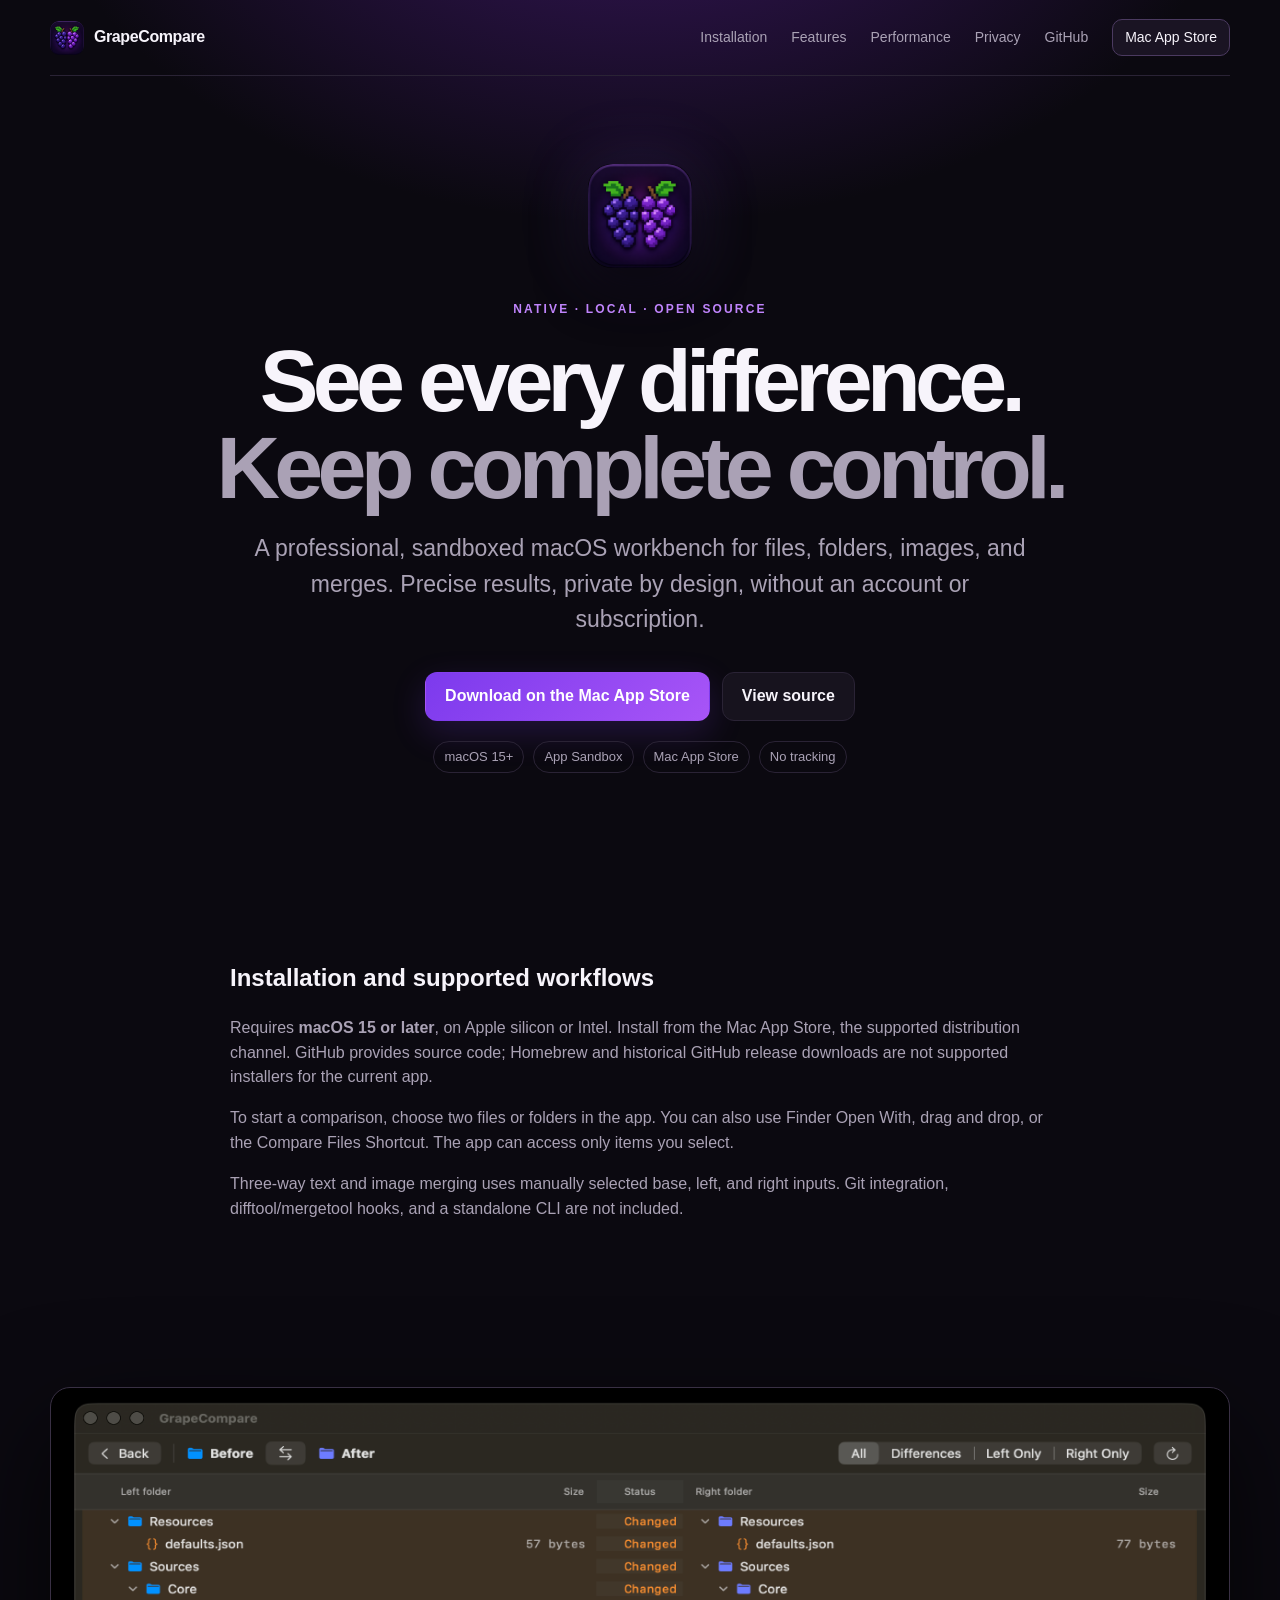
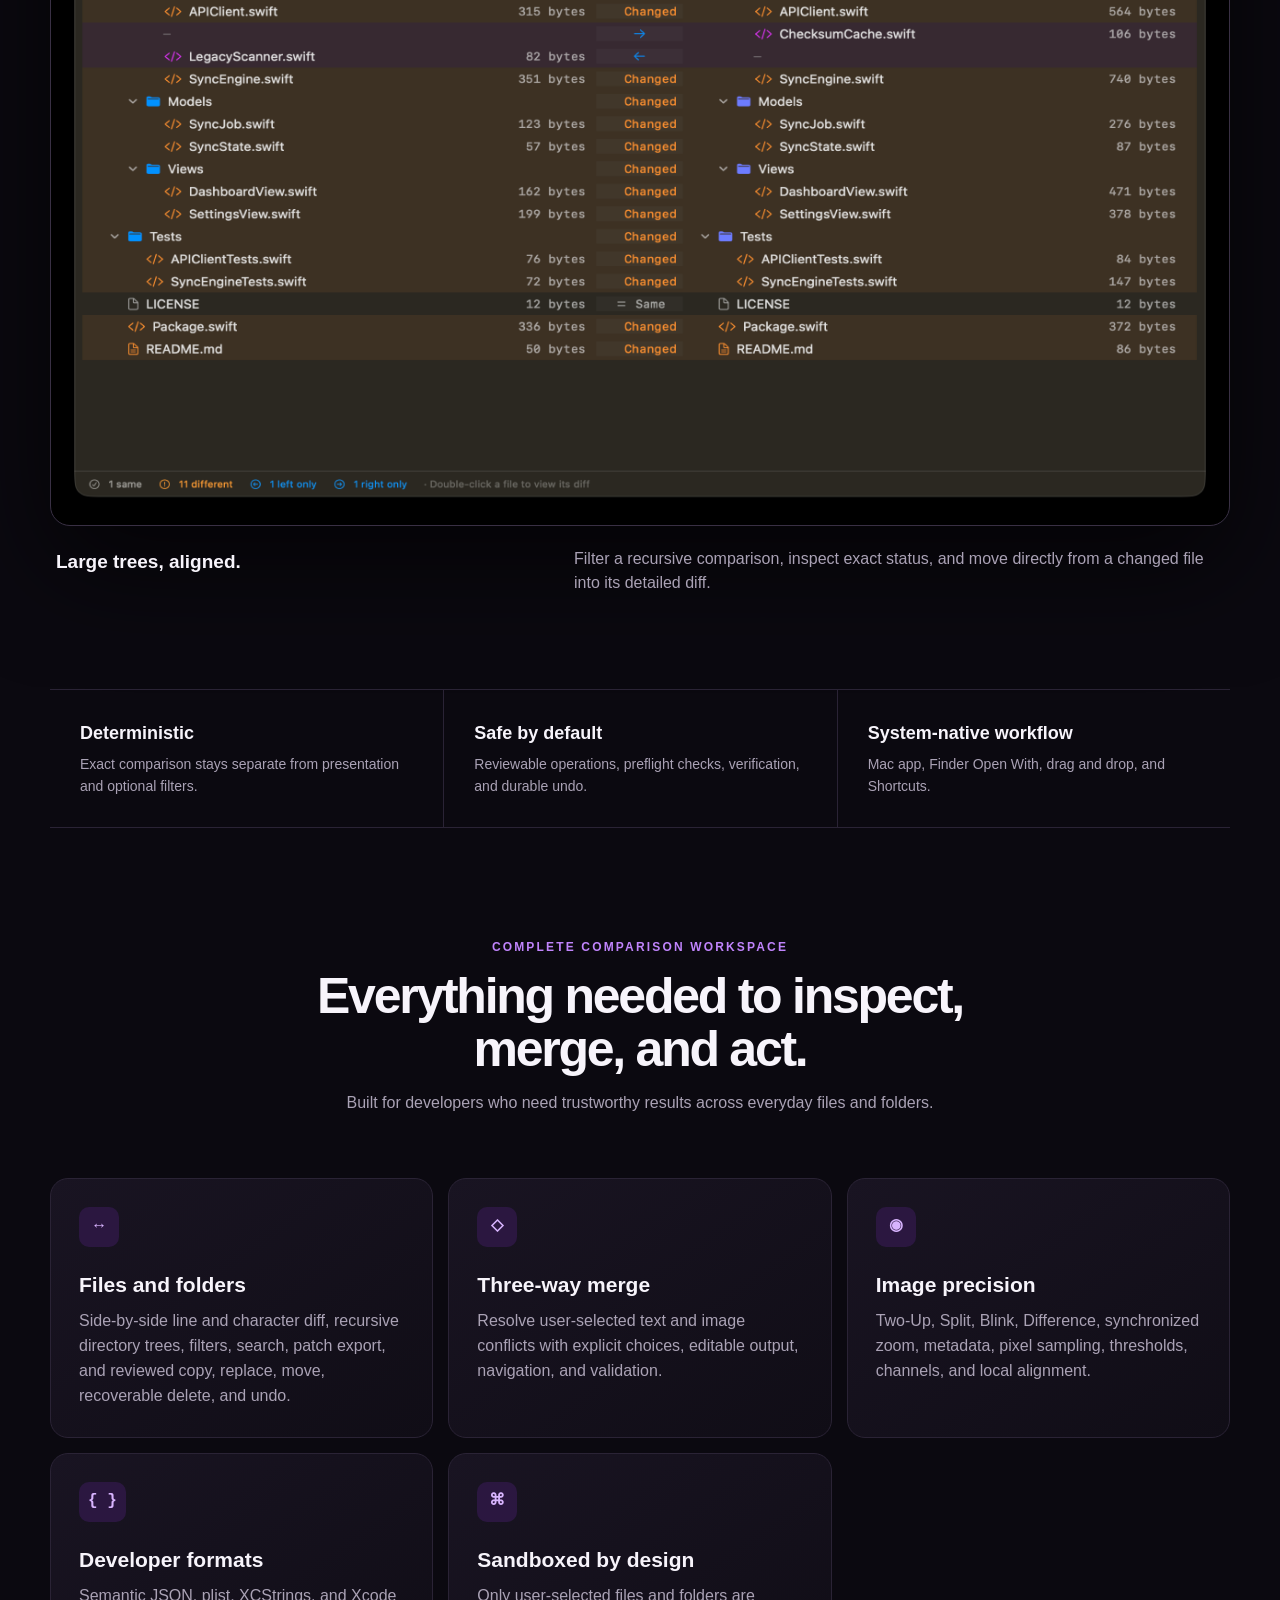
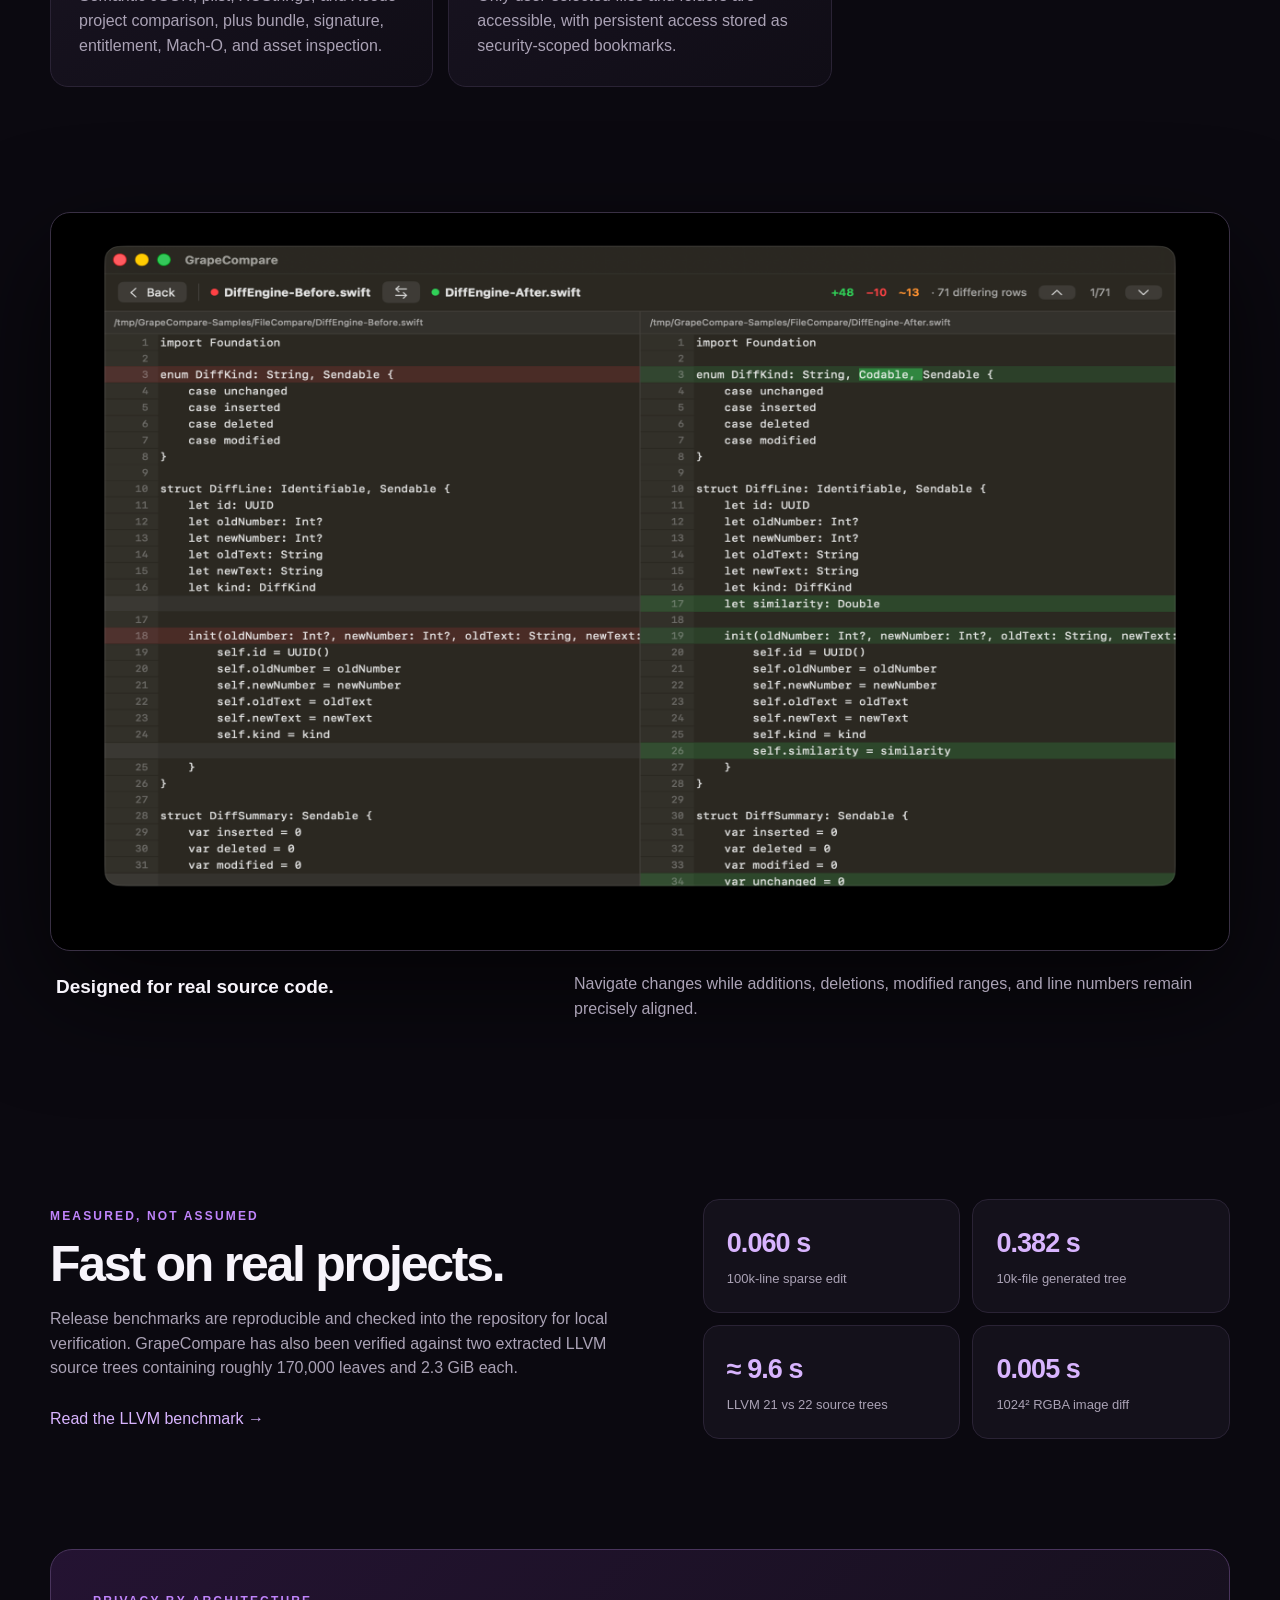
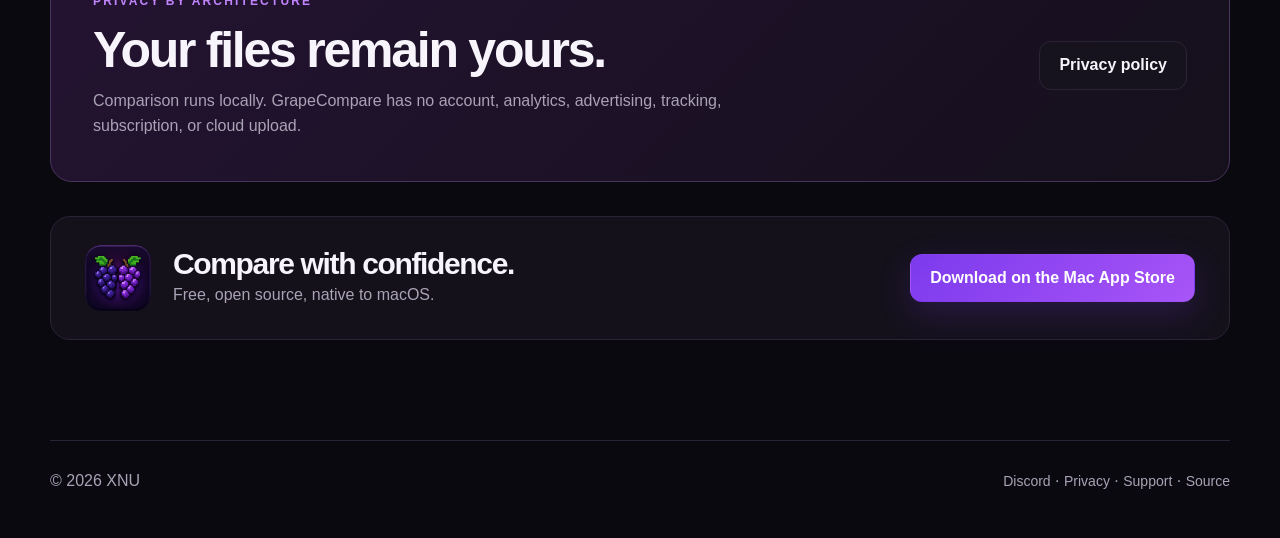
<file: docs/index.html>
<!doctype html>
<html lang="en">
<head>
  <meta charset="utf-8">
  <meta name="viewport" content="width=device-width,initial-scale=1">
  <meta name="description" content="GrapeCompare is a private, sandboxed Mac App Store comparison app for files, folders, images, and merges.">
  <meta name="theme-color" content="#100d18">
  <meta property="og:title" content="GrapeCompare — Professional comparison for macOS">
  <meta property="og:description" content="Compare files, folders, images, and merges locally in the macOS App Sandbox.">
  <meta property="og:image" content="https://xnu.app/grapecompare/assets/app-icon.png">
  <title>GrapeCompare — Professional comparison for macOS</title>
  <link rel="icon" href="assets/app-icon.png">
  <link rel="apple-touch-icon" href="assets/app-icon.png">
  <link rel="stylesheet" href="style.css">
</head>
<body>
  <nav class="nav wrap" aria-label="Main navigation">
    <a class="brand" href="./"><img src="assets/app-icon.png" alt="">GrapeCompare</a>
    <div class="nav-links">
      <a href="#installation">Installation</a>
      <a href="#features">Features</a>
      <a href="#performance">Performance</a>
      <a href="privacy/">Privacy</a>
      <a href="https://github.com/everettjf/grapecompare">GitHub</a>
      <a class="nav-download" href="https://apps.apple.com/us/app/grapecompare/id6796778424?mt=12" target="_blank" rel="noopener noreferrer">Mac App Store</a>
    </div>
  </nav>

  <main>
    <section class="hero wrap">
      <div class="hero-icon"><img src="assets/app-icon.png" alt="GrapeCompare pixel-art grape icon"></div>
      <div class="eyebrow">Native · Local · Open source</div>
      <h1>See every difference.<br><span>Keep complete control.</span></h1>
      <p class="lead">A professional, sandboxed macOS workbench for files, folders, images, and merges. Precise results, private by design, without an account or subscription.</p>
      <div class="actions">
        <a class="button primary" href="https://apps.apple.com/us/app/grapecompare/id6796778424?mt=12" target="_blank" rel="noopener noreferrer">Download on the Mac App Store</a>
        <a class="button" href="https://github.com/everettjf/grapecompare">View source</a>
      </div>
      <div class="trust"><span>macOS 15+</span><span>App Sandbox</span><span>Mac App Store</span><span>No tracking</span></div>
    </section>

    <section id="installation" class="policy wrap">
      <h2>Installation and supported workflows</h2>
      <p>Requires <strong>macOS 15 or later</strong>, on Apple silicon or Intel. Install from the <a href="https://apps.apple.com/us/app/grapecompare/id6796778424?mt=12" target="_blank" rel="noopener noreferrer">Mac App Store</a>, the supported distribution channel. GitHub provides source code; Homebrew and historical GitHub release downloads are not supported installers for the current app.</p>
      <p>To start a comparison, choose two files or folders in the app. You can also use Finder Open With, drag and drop, or the Compare Files Shortcut. The app can access only items you select.</p>
      <p>Three-way text and image merging uses manually selected base, left, and right inputs. Git integration, difftool/mergetool hooks, and a standalone CLI are not included.</p>
    </section>

    <section class="showcase wrap">
      <div class="window"><img src="assets/folder-diff.png" alt="GrapeCompare showing an aligned project folder comparison"></div>
      <div class="caption"><strong>Large trees, aligned.</strong><span>Filter a recursive comparison, inspect exact status, and move directly from a changed file into its detailed diff.</span></div>
    </section>

    <section class="proof wrap" aria-label="Product principles">
      <div><strong>Deterministic</strong><span>Exact comparison stays separate from presentation and optional filters.</span></div>
      <div><strong>Safe by default</strong><span>Reviewable operations, preflight checks, verification, and durable undo.</span></div>
      <div><strong>System-native workflow</strong><span>Mac app, Finder Open With, drag and drop, and Shortcuts.</span></div>
    </section>

    <section id="features" class="section-heading wrap">
      <div class="eyebrow">Complete comparison workspace</div>
      <h2>Everything needed to inspect, merge, and act.</h2>
      <p>Built for developers who need trustworthy results across everyday files and folders.</p>
    </section>

    <section class="features wrap">
      <article><span class="feature-icon">↔</span><h3>Files and folders</h3><p>Side-by-side line and character diff, recursive directory trees, filters, search, patch export, and reviewed copy, replace, move, recoverable delete, and undo.</p></article>
      <article><span class="feature-icon">◇</span><h3>Three-way merge</h3><p>Resolve user-selected text and image conflicts with explicit choices, editable output, navigation, and validation.</p></article>
      <article><span class="feature-icon">◉</span><h3>Image precision</h3><p>Two-Up, Split, Blink, Difference, synchronized zoom, metadata, pixel sampling, thresholds, channels, and local alignment.</p></article>
      <article><span class="feature-icon">{ }</span><h3>Developer formats</h3><p>Semantic JSON, plist, XCStrings, and Xcode project comparison, plus bundle, signature, entitlement, Mach-O, and asset inspection.</p></article>
      <article><span class="feature-icon">⌘</span><h3>Sandboxed by design</h3><p>Only user-selected files and folders are accessible, with persistent access stored as security-scoped bookmarks.</p></article>
    </section>

    <section class="showcase second wrap">
      <div class="window"><img src="assets/file-diff.png" alt="GrapeCompare showing a side-by-side Swift source comparison"></div>
      <div class="caption"><strong>Designed for real source code.</strong><span>Navigate changes while additions, deletions, modified ranges, and line numbers remain precisely aligned.</span></div>
    </section>

    <section id="performance" class="performance wrap">
      <div>
        <div class="eyebrow">Measured, not assumed</div>
        <h2>Fast on real projects.</h2>
        <p>Release benchmarks are reproducible and checked into the repository for local verification. GrapeCompare has also been verified against two extracted LLVM source trees containing roughly 170,000 leaves and 2.3 GiB each.</p>
        <a href="https://github.com/everettjf/grapecompare/blob/main/docs/llvm-real-world-benchmark.md">Read the LLVM benchmark →</a>
      </div>
      <dl>
        <div><dt>0.060 s</dt><dd>100k-line sparse edit</dd></div>
        <div><dt>0.382 s</dt><dd>10k-file generated tree</dd></div>
        <div><dt>≈ 9.6 s</dt><dd>LLVM 21 vs 22 source trees</dd></div>
        <div><dt>0.005 s</dt><dd>1024² RGBA image diff</dd></div>
      </dl>
    </section>

    <section class="privacy-callout wrap">
      <div><div class="eyebrow">Privacy by architecture</div><h2>Your files remain yours.</h2><p>Comparison runs locally. GrapeCompare has no account, analytics, advertising, tracking, subscription, or cloud upload.</p></div>
      <a class="button" href="privacy/">Privacy policy</a>
    </section>

    <section class="final-cta wrap">
      <img src="assets/app-icon.png" alt="">
      <div><h2>Compare with confidence.</h2><p>Free, open source, native to macOS.</p></div>
      <a class="button primary" href="https://apps.apple.com/us/app/grapecompare/id6796778424?mt=12" target="_blank" rel="noopener noreferrer">Download on the Mac App Store</a>
    </section>
  </main>

  <footer class="wrap"><span>© 2026 XNU</span><span><a href="https://discord.gg/eGzEaP6TzR" target="_blank" rel="noopener noreferrer">Discord</a> · <a href="privacy/">Privacy</a> · <a href="support.html">Support</a> · <a href="https://github.com/everettjf/grapecompare">Source</a></span></footer>
</body>
</html>
</file>
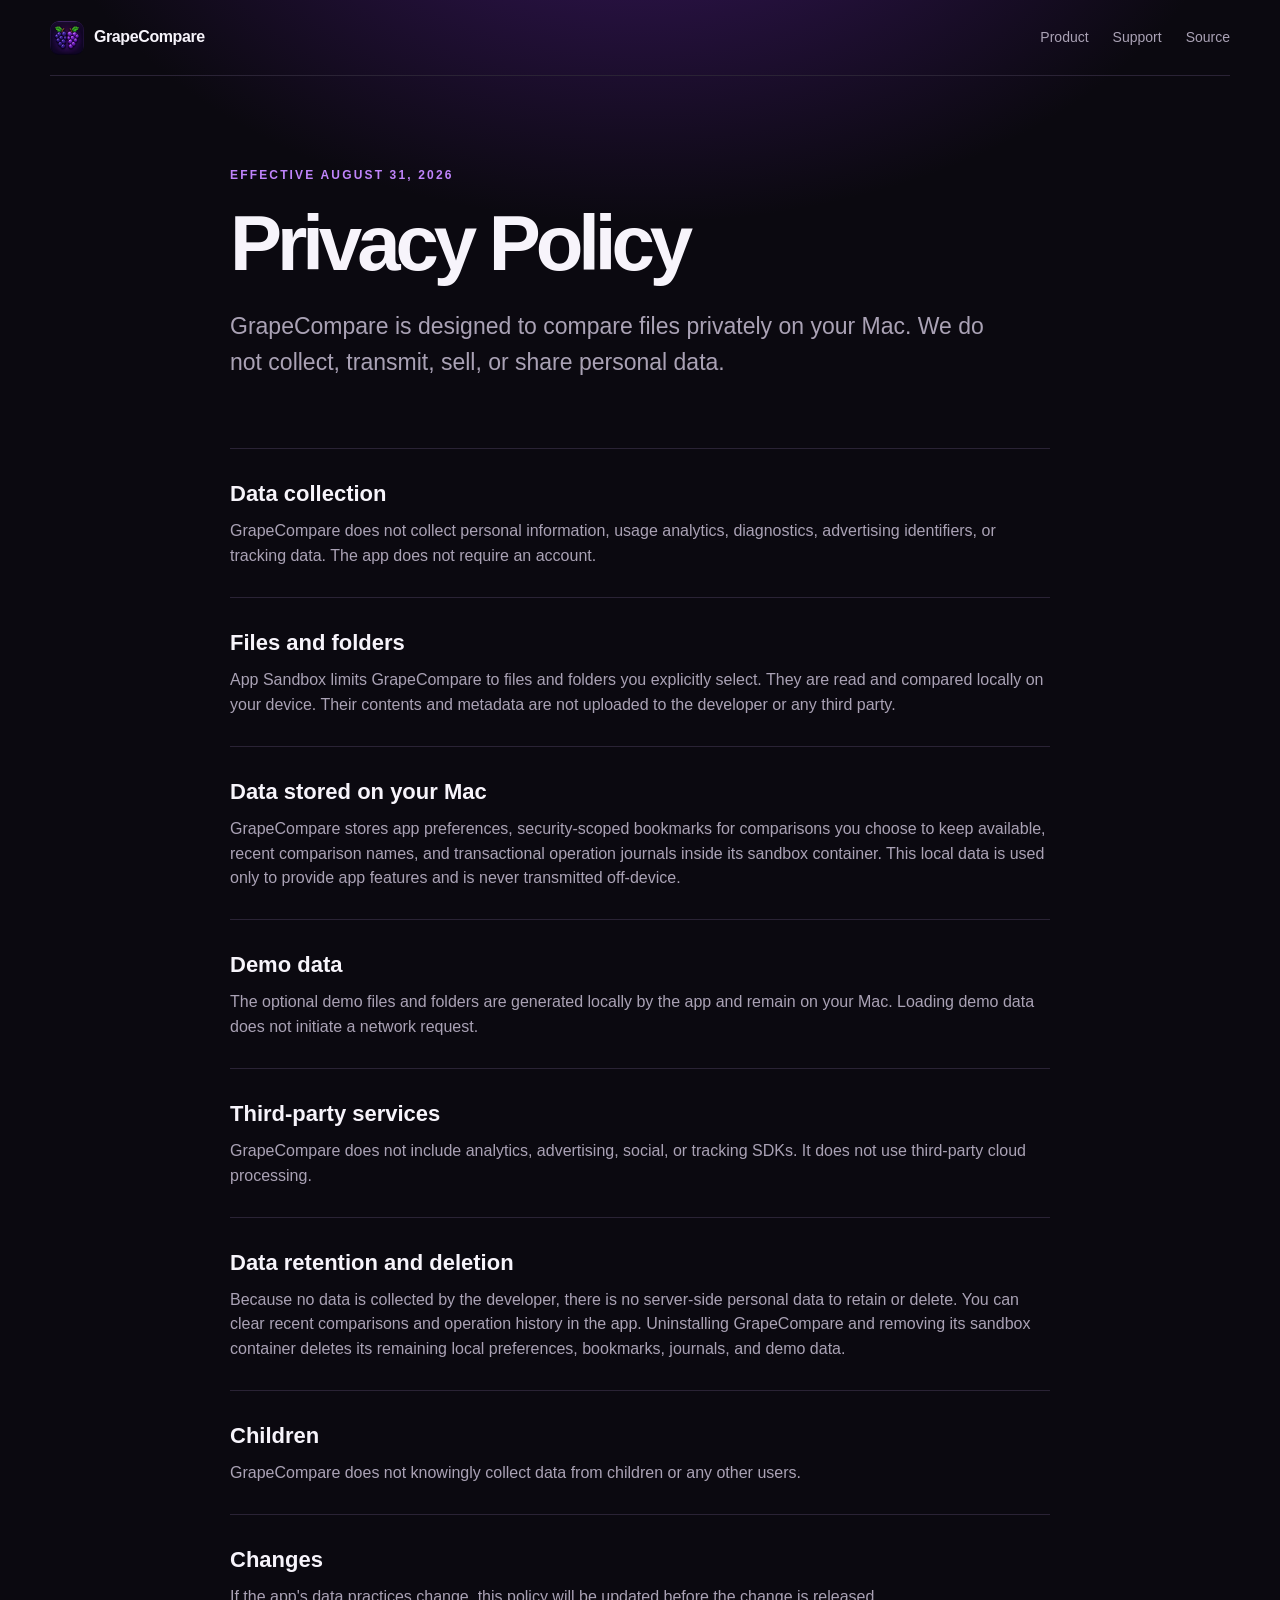
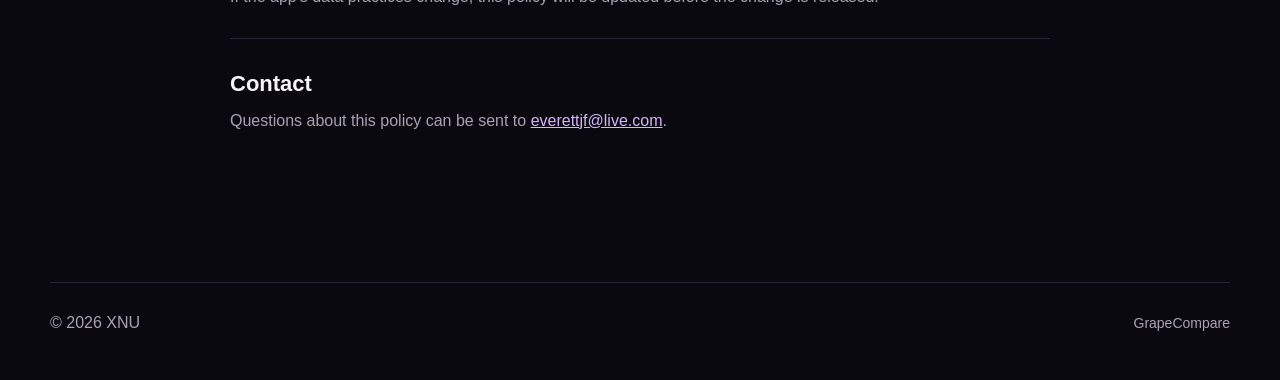
<file: docs/privacy/index.html>
<!doctype html>
<html lang="en">
<head>
  <meta charset="utf-8">
  <meta name="viewport" content="width=device-width,initial-scale=1">
  <meta name="description" content="Privacy policy for GrapeCompare for macOS.">
  <title>Privacy Policy — GrapeCompare</title>
  <link rel="canonical" href="https://xnu.app/grapecompare/privacy/">
  <link rel="stylesheet" href="../style.css">
</head>
<body>
  <nav class="nav wrap"><a class="brand" href="../"><img src="../assets/app-icon.png" alt="">GrapeCompare</a><div class="nav-links"><a href="../">Product</a><a href="../support.html">Support</a><a href="https://github.com/everettjf/grapecompare">Source</a></div></nav>
  <main class="policy wrap">
    <div class="eyebrow">Effective August 31, 2026</div>
    <h1>Privacy Policy</h1>
    <p class="lead">GrapeCompare is designed to compare files privately on your Mac. We do not collect, transmit, sell, or share personal data.</p>

    <section><h2>Data collection</h2><p>GrapeCompare does not collect personal information, usage analytics, diagnostics, advertising identifiers, or tracking data. The app does not require an account.</p></section>
    <section><h2>Files and folders</h2><p>App Sandbox limits GrapeCompare to files and folders you explicitly select. They are read and compared locally on your device. Their contents and metadata are not uploaded to the developer or any third party.</p></section>
    <section><h2>Data stored on your Mac</h2><p>GrapeCompare stores app preferences, security-scoped bookmarks for comparisons you choose to keep available, recent comparison names, and transactional operation journals inside its sandbox container. This local data is used only to provide app features and is never transmitted off-device.</p></section>
    <section><h2>Demo data</h2><p>The optional demo files and folders are generated locally by the app and remain on your Mac. Loading demo data does not initiate a network request.</p></section>
    <section><h2>Third-party services</h2><p>GrapeCompare does not include analytics, advertising, social, or tracking SDKs. It does not use third-party cloud processing.</p></section>
    <section><h2>Data retention and deletion</h2><p>Because no data is collected by the developer, there is no server-side personal data to retain or delete. You can clear recent comparisons and operation history in the app. Uninstalling GrapeCompare and removing its sandbox container deletes its remaining local preferences, bookmarks, journals, and demo data.</p></section>
    <section><h2>Children</h2><p>GrapeCompare does not knowingly collect data from children or any other users.</p></section>
    <section><h2>Changes</h2><p>If the app's data practices change, this policy will be updated before the change is released.</p></section>
    <section><h2>Contact</h2><p>Questions about this policy can be sent to <a href="mailto:everettjf@live.com">everettjf@live.com</a>.</p></section>
  </main>
  <footer class="wrap"><span>© 2026 XNU</span><span><a href="../">GrapeCompare</a></span></footer>
</body>
</html>
</file>
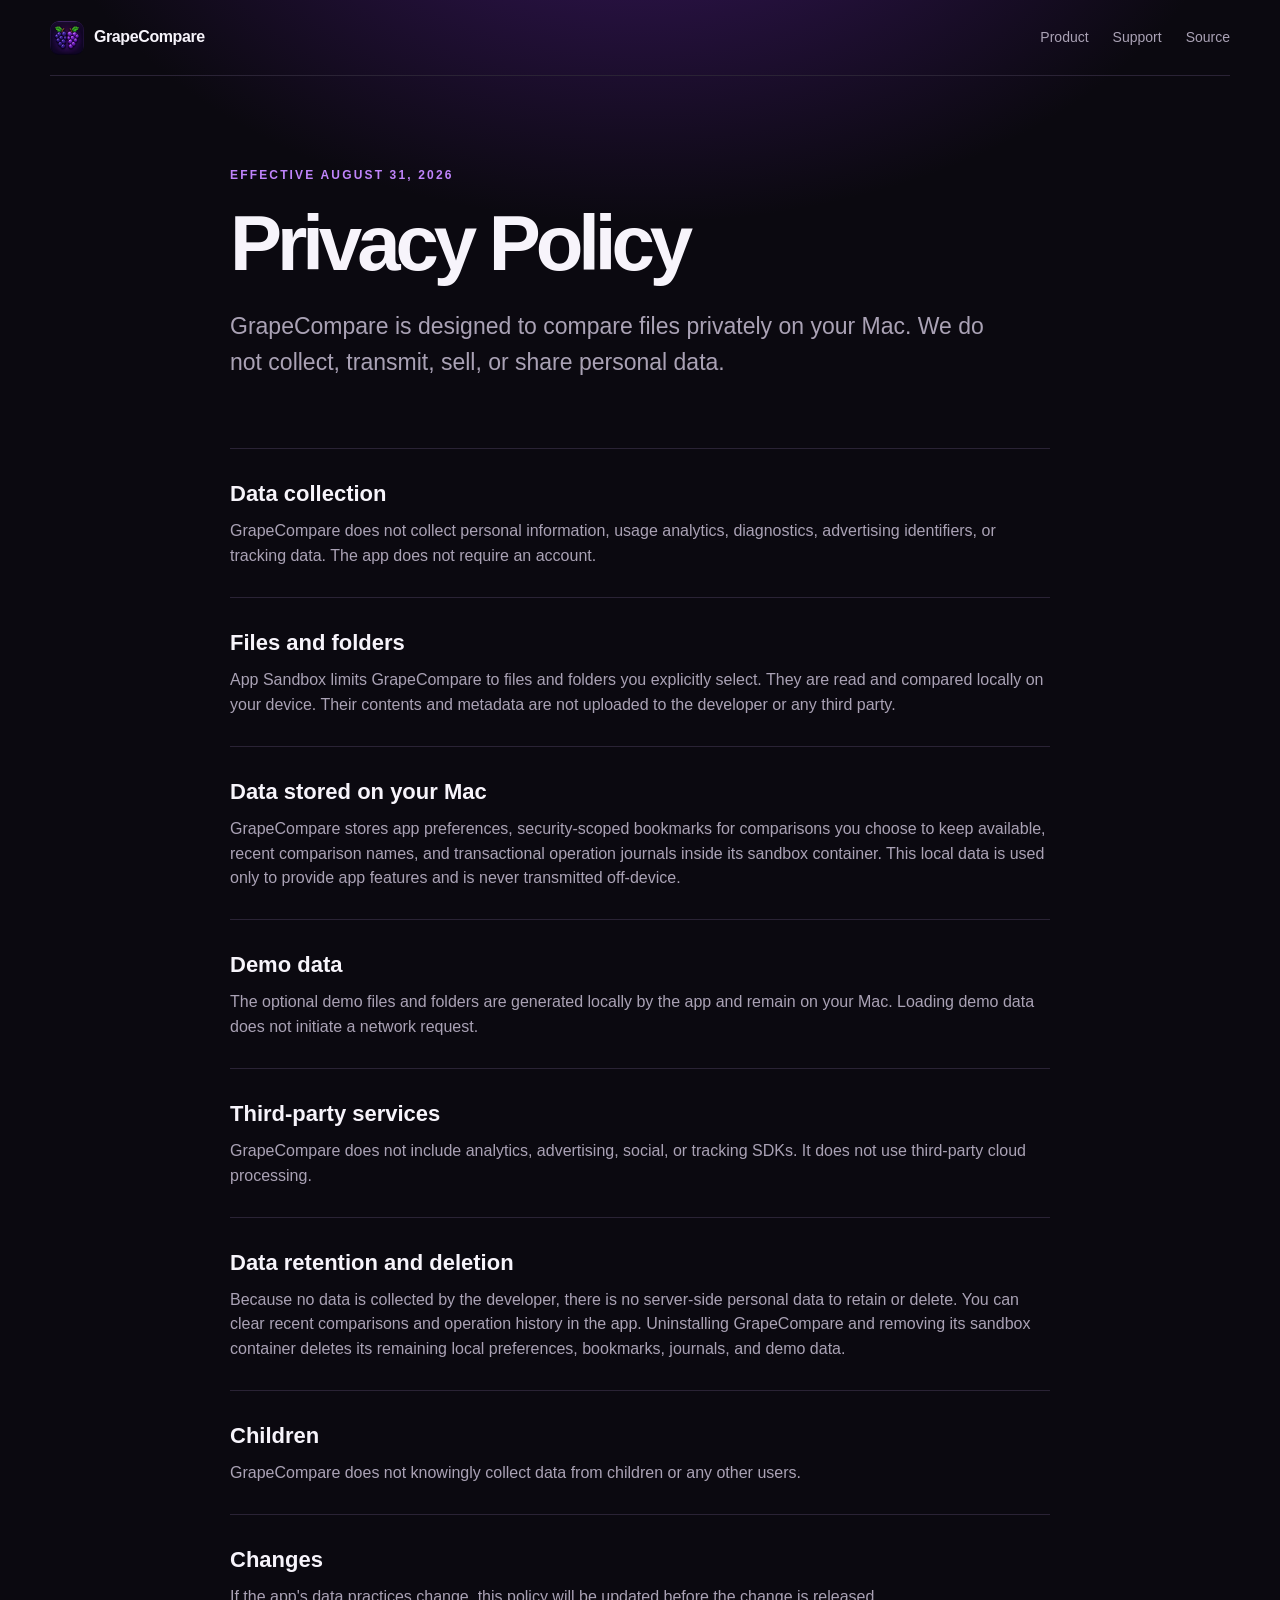
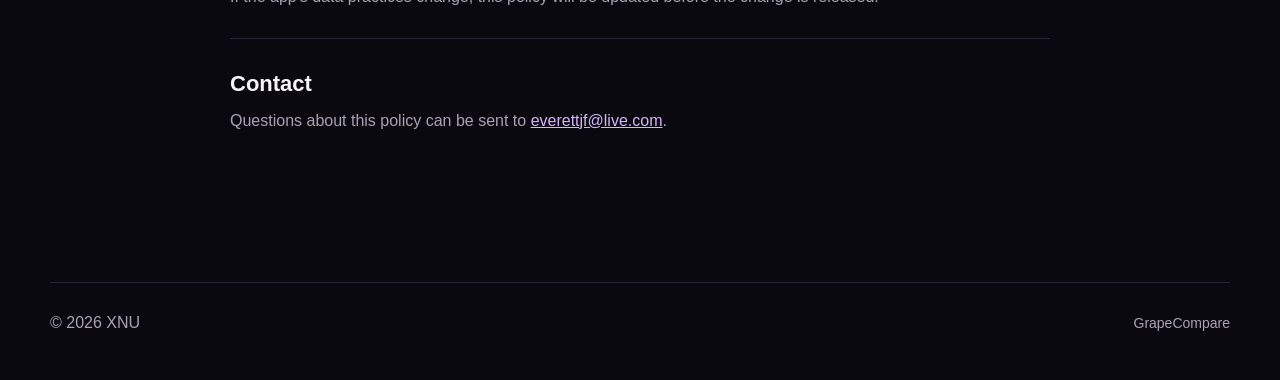
<file: docs/privacy.html>
<!doctype html>
<html lang="en">
<head>
  <meta charset="utf-8">
  <meta name="viewport" content="width=device-width,initial-scale=1">
  <meta name="description" content="Privacy policy for GrapeCompare for macOS.">
  <title>Privacy Policy — GrapeCompare</title>
  <link rel="stylesheet" href="style.css">
</head>
<body>
  <nav class="nav wrap"><a class="brand" href="./"><img src="assets/app-icon.png" alt="">GrapeCompare</a><div class="nav-links"><a href="./">Product</a><a href="support.html">Support</a><a href="https://github.com/everettjf/grapecompare">Source</a></div></nav>
  <main class="policy wrap">
    <div class="eyebrow">Effective August 31, 2026</div>
    <h1>Privacy Policy</h1>
    <p class="lead">GrapeCompare is designed to compare files privately on your Mac. We do not collect, transmit, sell, or share personal data.</p>

    <section><h2>Data collection</h2><p>GrapeCompare does not collect personal information, usage analytics, diagnostics, advertising identifiers, or tracking data. The app does not require an account.</p></section>
    <section><h2>Files and folders</h2><p>App Sandbox limits GrapeCompare to files and folders you explicitly select. They are read and compared locally on your device. Their contents and metadata are not uploaded to the developer or any third party.</p></section>
    <section><h2>Data stored on your Mac</h2><p>GrapeCompare stores app preferences, security-scoped bookmarks for comparisons you choose to keep available, recent comparison names, and transactional operation journals inside its sandbox container. This local data is used only to provide app features and is never transmitted off-device.</p></section>
    <section><h2>Demo data</h2><p>The optional demo files and folders are generated locally by the app and remain on your Mac. Loading demo data does not initiate a network request.</p></section>
    <section><h2>Third-party services</h2><p>GrapeCompare does not include analytics, advertising, social, or tracking SDKs. It does not use third-party cloud processing.</p></section>
    <section><h2>Data retention and deletion</h2><p>Because no data is collected by the developer, there is no server-side personal data to retain or delete. You can clear recent comparisons and operation history in the app. Uninstalling GrapeCompare and removing its sandbox container deletes its remaining local preferences, bookmarks, journals, and demo data.</p></section>
    <section><h2>Children</h2><p>GrapeCompare does not knowingly collect data from children or any other users.</p></section>
    <section><h2>Changes</h2><p>If the app's data practices change, this policy will be updated before the change is released.</p></section>
    <section><h2>Contact</h2><p>Questions about this policy can be sent to <a href="mailto:everettjf@live.com">everettjf@live.com</a>.</p></section>
  </main>
  <footer class="wrap"><span>© 2026 XNU</span><span><a href="./">GrapeCompare</a></span></footer>
</body>
</html>
</file>
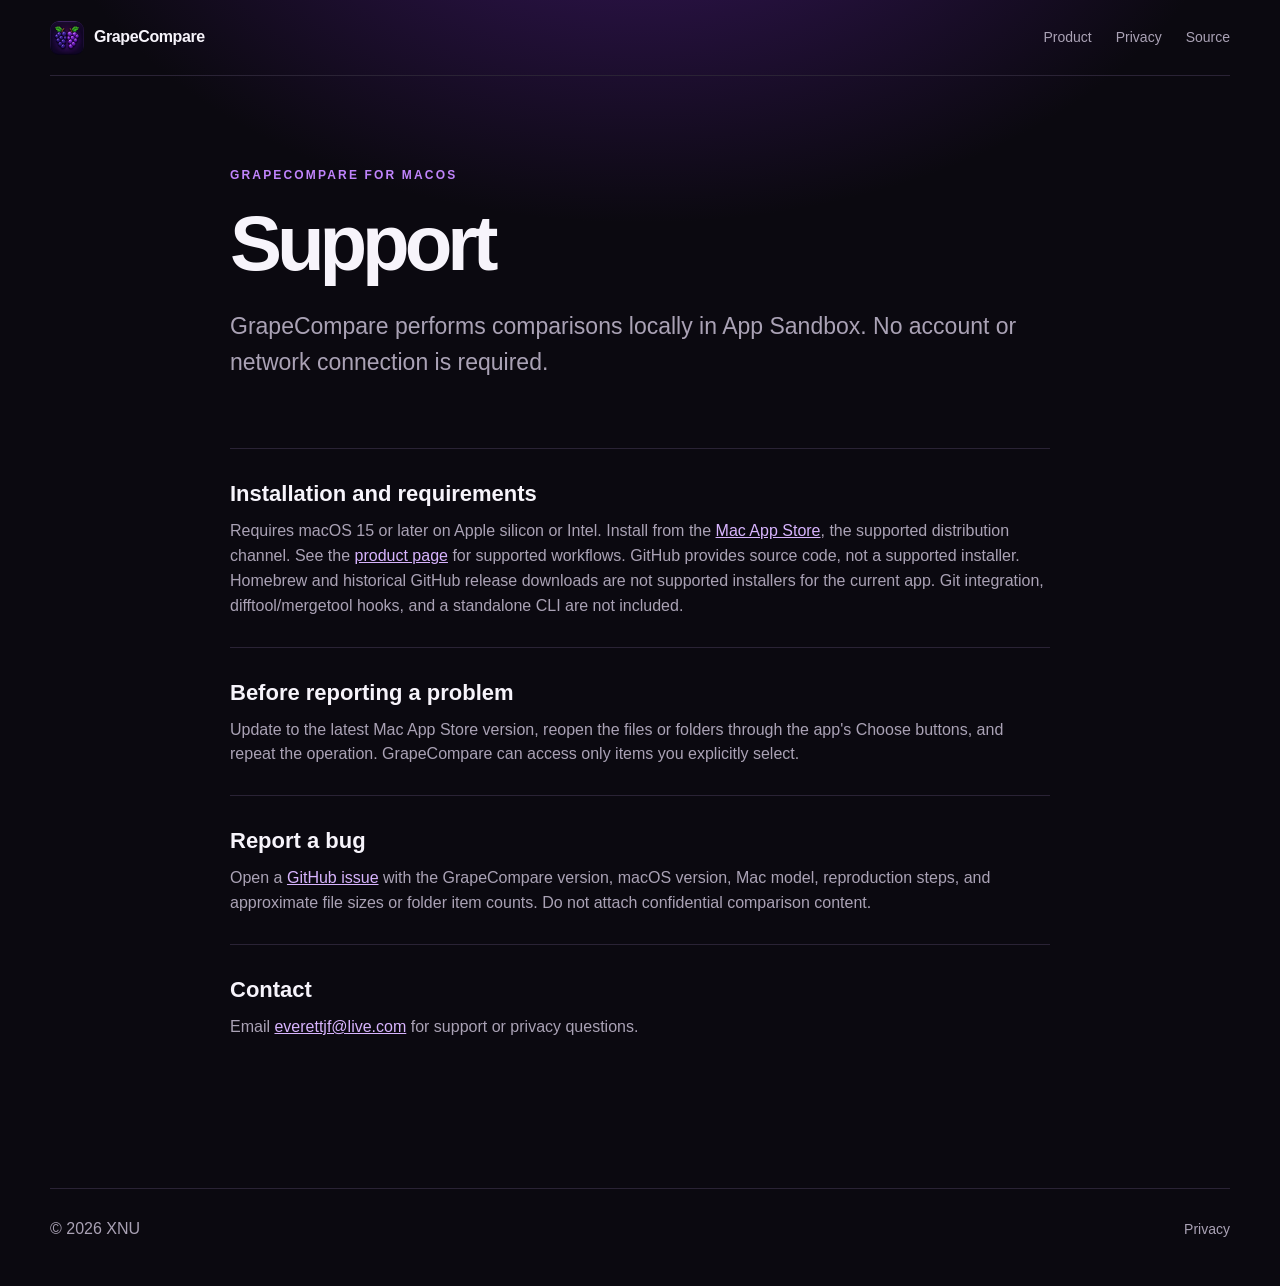
<file: docs/support.html>
<!doctype html>
<html lang="en">
<head>
  <meta charset="utf-8">
  <meta name="viewport" content="width=device-width,initial-scale=1">
  <meta name="description" content="Support for GrapeCompare for macOS.">
  <title>Support — GrapeCompare</title>
  <link rel="stylesheet" href="style.css">
</head>
<body>
  <nav class="nav wrap"><a class="brand" href="./"><img src="assets/app-icon.png" alt="">GrapeCompare</a><div class="nav-links"><a href="./">Product</a><a href="privacy/">Privacy</a><a href="https://github.com/everettjf/grapecompare">Source</a></div></nav>
  <main class="policy wrap">
    <div class="eyebrow">GrapeCompare for macOS</div>
    <h1>Support</h1>
    <p class="lead">GrapeCompare performs comparisons locally in App Sandbox. No account or network connection is required.</p>

    <section><h2>Installation and requirements</h2><p>Requires macOS 15 or later on Apple silicon or Intel. Install from the <a href="https://apps.apple.com/us/app/grapecompare/id6796778424?mt=12" target="_blank" rel="noopener noreferrer">Mac App Store</a>, the supported distribution channel. See the <a href="./#installation">product page</a> for supported workflows. GitHub provides source code, not a supported installer. Homebrew and historical GitHub release downloads are not supported installers for the current app. Git integration, difftool/mergetool hooks, and a standalone CLI are not included.</p></section>
    <section><h2>Before reporting a problem</h2><p>Update to the latest Mac App Store version, reopen the files or folders through the app's Choose buttons, and repeat the operation. GrapeCompare can access only items you explicitly select.</p></section>
    <section><h2>Report a bug</h2><p>Open a <a href="https://github.com/everettjf/grapecompare/issues">GitHub issue</a> with the GrapeCompare version, macOS version, Mac model, reproduction steps, and approximate file sizes or folder item counts. Do not attach confidential comparison content.</p></section>
    <section><h2>Contact</h2><p>Email <a href="mailto:everettjf@live.com">everettjf@live.com</a> for support or privacy questions.</p></section>
  </main>
  <footer class="wrap"><span>© 2026 XNU</span><span><a href="privacy/">Privacy</a></span></footer>
</body>
</html>
</file>
<file: docs/style.css>
:root{color-scheme:dark;--bg:#0b0910;--panel:#14111b;--panel-2:#191422;--line:#2a2335;--text:#f7f4fb;--muted:#aaa2b5;--purple:#a855f7;--purple-2:#7c3aed;--green:#65d44b;--max:1180px}*{box-sizing:border-box}html{scroll-behavior:smooth}body{margin:0;background:radial-gradient(850px 560px at 50% -180px,#3b1763 0,transparent 72%),var(--bg);color:var(--text);font-family:-apple-system,BlinkMacSystemFont,"SF Pro Display","Segoe UI",sans-serif;line-height:1.55}a{color:inherit;text-decoration:none}.wrap{width:min(calc(100% - 40px),var(--max));margin-inline:auto}.nav{min-height:76px;display:flex;align-items:center;justify-content:space-between;border-bottom:1px solid var(--line)}.brand{display:flex;align-items:center;gap:10px;font-weight:760;letter-spacing:-.025em}.brand img{width:34px;height:34px;border-radius:9px}.nav-links{display:flex;align-items:center;gap:24px}.nav-links>a,footer a{color:var(--muted);font-size:14px}.nav-links>a:hover,footer a:hover{color:var(--text)}.nav-links .nav-download{color:var(--text);border:1px solid #4b3a60;border-radius:10px;padding:7px 12px;background:#1a1423}.hero{text-align:center;padding:88px 0 76px}.hero-icon img{width:104px;height:104px;border-radius:24px;box-shadow:0 20px 50px #0009,0 0 70px #8b5cf633}.eyebrow{text-transform:uppercase;letter-spacing:.18em;font-size:12px;font-weight:750;color:#c084fc}.hero .eyebrow{margin-top:24px}h1{font-size:clamp(50px,7.5vw,88px);letter-spacing:-.065em;line-height:.98;margin:20px 0}h1 span{color:#aaa1b5}.lead{font-size:clamp(18px,2.1vw,23px);color:var(--muted);max-width:790px;margin:0 auto}.actions{display:flex;justify-content:center;gap:12px;margin:34px 0 16px}.button{display:inline-flex;min-height:48px;align-items:center;justify-content:center;border:1px solid var(--line);background:#17131e;border-radius:12px;padding:11px 19px;font-weight:680}.button:hover{border-color:#5d4a73;transform:translateY(-1px)}.button.primary{background:linear-gradient(135deg,var(--purple-2),var(--purple));border-color:transparent;color:white;box-shadow:0 12px 34px #7c3aed33}.install-command{display:inline-flex;align-items:center;gap:10px;max-width:100%;padding:11px 16px;border:1px solid var(--line);border-radius:11px;background:#0c0a10;color:#d8d0e0;overflow:auto}.install-command span{color:var(--green)}.install-command code{white-space:nowrap}.trust{display:flex;justify-content:center;flex-wrap:wrap;gap:9px;margin-top:20px}.trust span{border:1px solid var(--line);border-radius:999px;color:var(--muted);font-size:13px;padding:5px 10px}.showcase{padding:30px 0 72px}.window{border:1px solid #393044;border-radius:20px;overflow:hidden;background:#000;box-shadow:0 40px 110px #000a}.window img{display:block;width:100%;height:auto}.caption{display:flex;justify-content:space-between;gap:30px;padding:21px 6px;color:var(--muted)}.caption strong{color:var(--text);font-size:19px}.caption span{max-width:650px}.proof{display:grid;grid-template-columns:repeat(3,1fr);border-block:1px solid var(--line);margin-bottom:110px}.proof div{padding:30px}.proof div+div{border-left:1px solid var(--line)}.proof strong,.proof span{display:block}.proof strong{font-size:18px;margin-bottom:6px}.proof span{color:var(--muted);font-size:14px}.section-heading{text-align:center;max-width:760px}.section-heading h2,.performance h2,.privacy-callout h2,.final-cta h2{font-size:clamp(34px,5vw,50px);line-height:1.05;letter-spacing:-.045em;margin:13px 0}.section-heading p,.performance p,.privacy-callout p,.final-cta p,.features p,.policy p{color:var(--muted)}.features{display:grid;grid-template-columns:repeat(3,1fr);gap:15px;padding:46px 0 110px}.features article{padding:28px;border:1px solid var(--line);border-radius:18px;background:linear-gradient(145deg,var(--panel-2),#100d16)}.features h3{font-size:21px;margin:22px 0 8px}.features p{margin:0}.feature-icon{display:inline-flex;align-items:center;justify-content:center;min-width:40px;height:40px;padding:0 9px;border-radius:10px;background:#2b1740;color:#d8b4fe;font-family:ui-monospace,monospace;font-weight:700}.second{padding-top:15px}.performance{display:grid;grid-template-columns:1.05fr .95fr;gap:70px;align-items:center;padding:85px 0 110px}.performance p{max-width:600px}.performance a{display:inline-block;color:#d8b4fe;margin-top:10px}.performance dl{display:grid;grid-template-columns:1fr 1fr;gap:12px;margin:0}.performance dl div{padding:23px;border:1px solid var(--line);border-radius:16px;background:var(--panel)}.performance dt{font-size:27px;font-weight:750;letter-spacing:-.035em;color:#d8b4fe}.performance dd{margin:4px 0 0;color:var(--muted);font-size:13px}.privacy-callout{margin-bottom:34px;padding:42px;border:1px solid #49345c;border-radius:22px;background:linear-gradient(135deg,#241332,#15101c);display:flex;align-items:center;justify-content:space-between;gap:30px}.privacy-callout p{max-width:700px;margin:0}.final-cta{margin-bottom:100px;padding:28px 34px;border:1px solid var(--line);border-radius:20px;display:flex;align-items:center;gap:22px;background:var(--panel)}.final-cta img{width:66px;height:66px;border-radius:16px}.final-cta div{flex:1}.final-cta h2{font-size:30px;margin:0}.final-cta p{margin:4px 0 0}.policy{max-width:820px;padding:90px 0 120px}.policy h1{font-size:clamp(52px,8vw,78px);margin-bottom:28px}.policy .lead{text-align:left;margin:0 0 68px}.policy section{border-top:1px solid var(--line);padding:28px 0}.policy section h2{font-size:22px;margin:0 0 8px}.policy section p{margin:0}.policy section a{color:#d8b4fe;text-decoration:underline}footer{border-top:1px solid var(--line);padding:28px 0 44px;color:var(--muted);display:flex;justify-content:space-between}@media(max-width:820px){.nav-links a:not(.nav-download){display:none}.hero{padding-top:68px}.proof,.features,.performance{grid-template-columns:1fr}.proof div+div{border-left:0;border-top:1px solid var(--line)}.proof{margin-bottom:80px}.features{padding-bottom:70px}.performance{gap:35px;padding-top:55px}.actions,.caption,.privacy-callout,.final-cta{flex-direction:column}.caption{gap:8px}.privacy-callout,.final-cta{align-items:flex-start;padding:28px}.privacy-callout .button,.final-cta .button{width:100%}}@media(max-width:520px){.wrap{width:min(calc(100% - 24px),var(--max))}.nav{min-height:66px}.hero-icon img{width:86px;height:86px}.hero{padding-top:52px}.actions{align-items:stretch}.actions .button{width:100%}.performance dl{grid-template-columns:1fr}.caption{padding-inline:2px}footer{gap:12px;flex-direction:column}}
</file>
